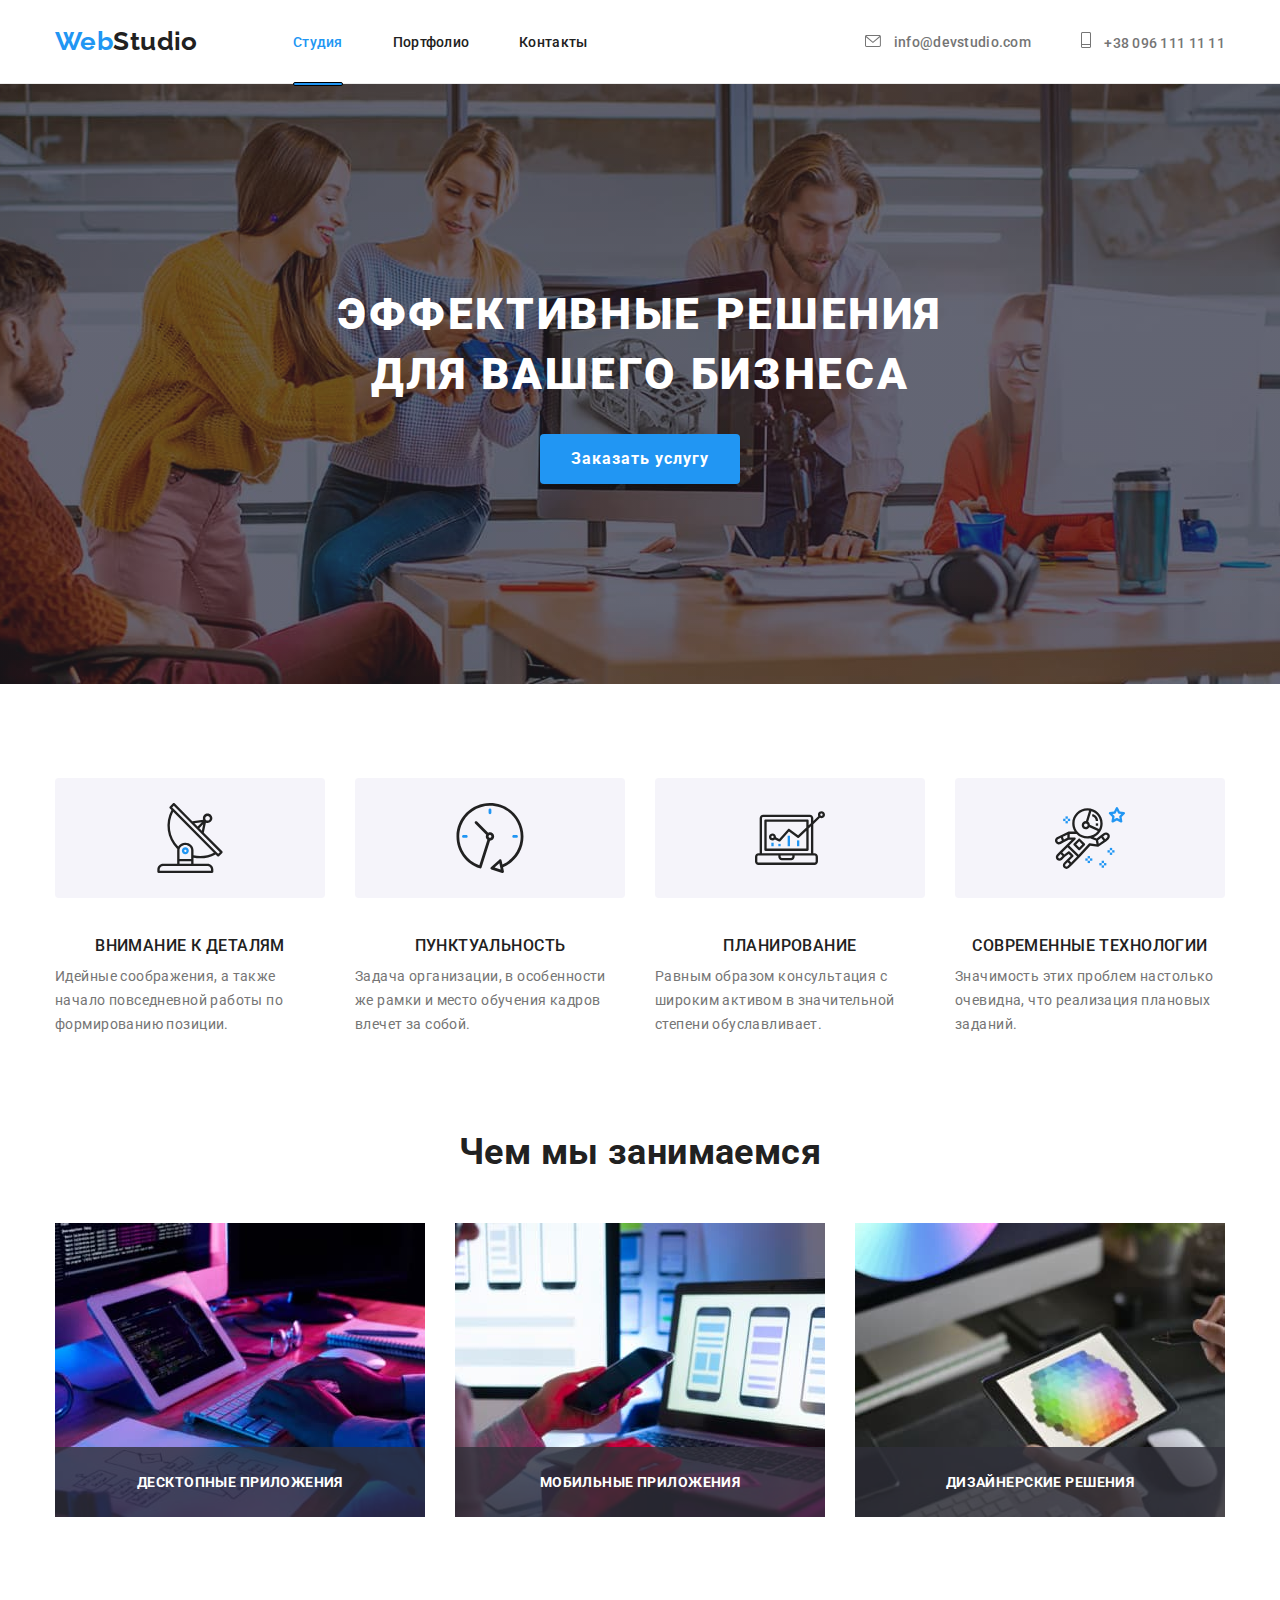
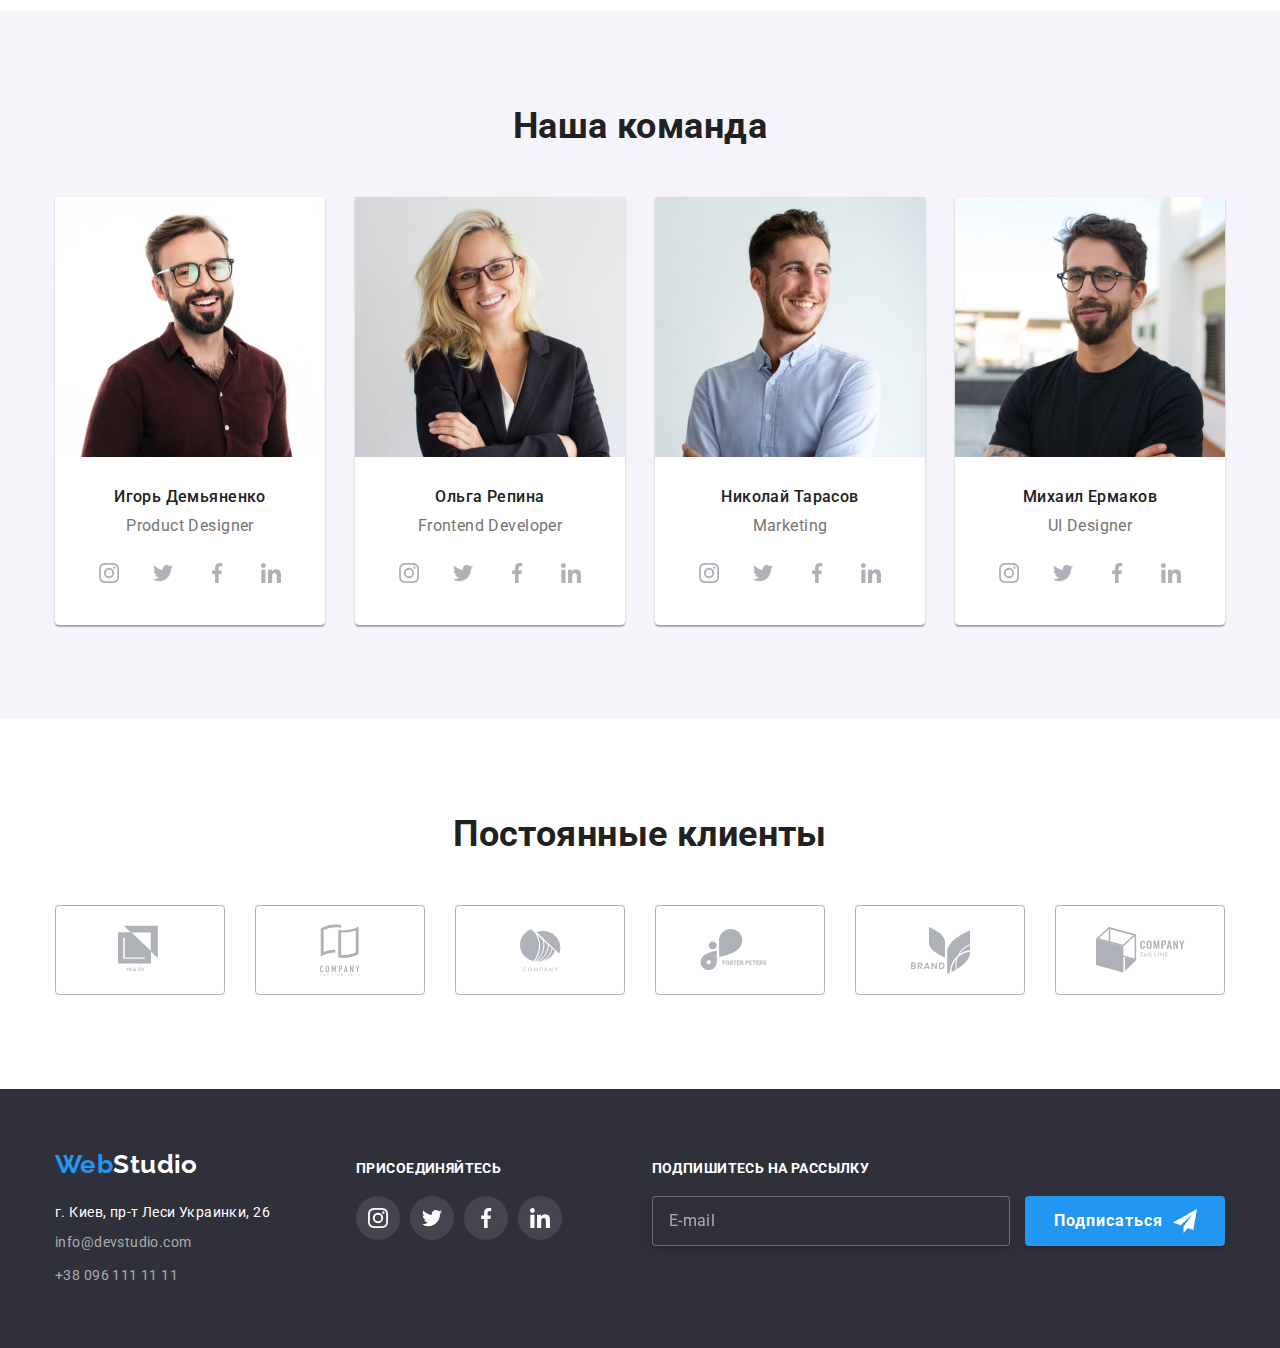
<file: index.html>
<!DOCTYPE html>
<html lang="ru">
  <head>
    <meta charset="UTF-8" />
    <meta name="viewport" content="width=device-width, initial-scale=1.0" />
    <title>Goit-markup-hw-07</title>
    <link 
    href="https://fonts.googleapis.com/css2?family=Raleway:wght@700&family=Roboto:wght@400;500;700;900&display=swap" 
    rel="stylesheet">
    <link rel="stylesheet" href="https://cdnjs.cloudflare.com/ajax/libs/modern-normalize/1.0.0/modern-normalize.css">
    <link rel="stylesheet" href="./css/main.min.css">
  </head>
  <body>
    <!-- Top line -->
    <header class="company-header">
      <div class="container">
        <nav class="position-flex">
          <!-- Company name -->  
          <a href="index.html" class="logo link"> <span class="logo-web">Web</span>Studio</a>
        
          <ul class="webstudio-nav list">
            <li class="item"><a href="./index.html" class="link studia active">Студия</a></li>
            <li class="item"><a href="./portfolio.html" class="link portfolio">Портфолио</a></li>
            <li class="item"><a href="" class="link contakts">Контакты</a></li>
          </ul>
  
          <!-- Company address line (navigation) -->
          <address class="address-nav list">
                <a href="mailto:info@devstudio.com" class="link mail">
                  <svg class="icon-address" style="width:16px; height:12px">
                    <use href="./images/sprite.svg#envelope-hover"></use> 
                  </svg> 
                   info@devstudio.com
                </a>
                <a href="tel:+380961111111" class="link phone">
                  <svg class="icon-address" style="width:10px; height:16px">
                    <use href="./images/sprite.svg#vector"></use>
                  </svg> 
                     +38 096 111 11 11
                </a>
          </address>
          
        </nav>
      </div>
    </header>

    <main>
      <!-- <Hat Block Banner Hero> -->
      <section class="hero">
        <div class="container"> 
          <h1 class="hero-title">Эффективные решения для вашего бизнеса</h1>
          <button class="link button primary" data-modal-open>Заказать услугу</button>
            <div class="backdrop is-hidden" data-modal>
              <div class="modal">
                  <button type="button" class="circle-close-window" data-modal-close>
                    <svg style="width:18px; height:18px">
                      <use href="./images/sprite.svg#vectorx"></use>
                    </svg>  
                  </button>
                  <form class="modal-form" action="./index.html" method="POST">
                    <h1 class="modal-form-title">Оставьте свои данные, мы вам перезвоним</h1>
                      <label class="name-label" for="form-user-name">Имя</label>
                    <div class="form-item">
                        <svg class="icon-form-size">
                          <use href="./images/sprite.svg#person-black-18dp-1"></use>
                        </svg>
                      <input id="form-user-name" type="text" name="user-name" class="form-input">                
                    </div>
                      <label class="name-label" for="form-user-tel">Телефон</label>
                    <div class="form-item">
                        <svg class="icon-form-size">
                          <use href="./images/sprite.svg#phone-black-18dp-1"></use>
                        </svg>
                      <input id="form-user-tel" type="tel" name="user-tel" class="form-input">                
                    </div>
                      <label class="name-label" for="form-user-mail">Почта</label>
                    <div class="form-item">
                        <svg class="icon-form-size">
                          <use href="./images/sprite.svg#email-black-18dp-1"></use>
                        </svg>
                      <input id="form-user-mail" type="email" name="user-mail" class="form-input">
                    </div>
                      <label class="name-label" for="form-user-message">Комментарий</label>
                      <textarea name="user-message" id="form-user-message" class="form-input-message" placeholder="Введите текст"></textarea>
                  
                    <div class="form-privacy-policy">

                        <input class="form-modal-checkbox" id="form-checkbox-policy" type="checkbox" name="checkbox-use">
                        <!-- <span class="check-box"></span> -->
                        <label class="form-checkbox-label" for="form-checkbox-policy">
                          Соглашаюсь с рассылкой и принимаю <a class="form-privacy-link link" href="">Условия договора</a>
                        </label>
                    </div>
                    <button class="button primary" type="submit">Отправить</button>
                  </form>
              </div>
            </div>
        </div>
      </section>

      <!-- Features -->
      <section class="section container">

        <ul class="feature list">
            <li class="item icon-antena">
                <h3 class="item-title">Внимание к деталям</h3>
                <p class="feature-description">
                   Идейные соображения, а также начало повседневной работы по формированию позиции.
                </p>
          </li>
          <li class="item icon-clock">
                <h3 class="item-title">Пунктуальность</h3>
                <p class="feature-description">
                    Задача организации, в особенности же рамки и место обучения кадров влечет за собой.
                </p>
            </li>
            <li class="item icon-diagram">
                <h3 class="item-title">Планирование</h3>
                <p class="feature-description">
                    Равным образом консультация с широким активом в значительной степени обуславливает.
                </p>
            </li>
            <li class="item icon-astronaut">
                <h3 class="item-title">Современные технологии</h3>
                <p class="feature-description">
                    Значимость этих проблем настолько очевидна, что реализация плановых заданий.
                </p>
            </li>
        </ul>
      </section>

      <!-- What are we doing -->
      <section class="section work-section">
        <div class="container">
          <h2 class="section-title">Чем мы занимаемся</h2>
  
          <ul class="work list">
            <li class="item">
              <div class="product-wrapper">
                <p class="product-name">Десктопные приложения</p>
                <img src="./images/img.jpg" alt="Компьютерное приложение" width="370"/>
              </div>
            </li>
            <li class="item">
              <div class="product-wrapper">
                <p class="product-name">Мобильные приложения</p>
                <img src="./images/box2.jpg" alt="Мобильное приложение" width="370"/>
              </div>
            </li>
            <li class="item">
              <div class="product-wrapper">
                <p class="product-name">Дизайнерские решения</p>
                <img src="./images/box3.jpg" alt="Таблетка приложение" width="370"/>
              </div>
            </li>
          </ul>
        </div>
      </section>
  

      <!-- our team -->
    <section class="section all-team">
      <div class="container">
        <h2 class="section-title">Наша команда</h2>
        <ul class="team list">
            <li class="item">
              <img class="img-frame" src="./images/foto1.jpg" alt="Компьютерное приложение" width="270"/>
                <div class="team-card-block">
                  <h3 class="item-title">Игорь Демьяненко</h3>
                  <p class="spetsialist">Product Designer</p>
                  <ul class="social-links list">
                    <li class="item-social">
                      <a href="" class="button social-circle">
                        <svg class="button-social">
                          <use href="./images/sprite.svg#instagram-2"></use>
                        </svg> 
                      </a>
                    </li>
        
                    <li class="item-social">
                      <a href="" class="button social-circle">
                        <svg class="button-social">
                          <use href="./images/sprite.svg#twitter-1"></use>
                        </svg> 
                      </a>
                    </li>
        
                    <li class="item-social">
                      <a href="" class="button social-circle">
                        <svg class="button-social">
                          <use href="./images/sprite.svg#facebook-1"></use>
                        </svg>  
                      </a>
                    </li>
        
                    <li class="item-social">
                      <a href="" class="button social-circle">
                        <svg class="button-social">
                            <use href="./images/sprite.svg#linkedin-1"></use>
                        </svg> 
                      </a>
                    </li>
        
                  </ul>
                </div>
            </li>
            <li class="item">
              <img class="img-frame" src="./images/foto2.jpg" alt="Мобильное приложение" width="270"/>
              <div class="team-card-block">
                <h3 class="item-title">Ольга Репина</h3>
                <p class="spetsialist">Frontend Developer</p>
                <ul class="social-links list">
                  <li class="item-social">
                    <a href="" class="button social-circle">
                      <svg class="button-social">
                        <use href="./images/sprite.svg#instagram-2"></use>
                      </svg> 
                    </a>
                  </li>
      
                  <li class="item-social">
                    <a href="" class="button social-circle">
                      <svg class="button-social">
                        <use href="./images/sprite.svg#twitter-1"></use>
                      </svg> 
                    </a>
                  </li>
      
                  <li class="item-social">
                    <a href="" class="button social-circle">
                      <svg class="button-social">
                        <use href="./images/sprite.svg#facebook-1"></use>
                      </svg>  
                    </a>
                  </li>
      
                  <li class="item-social">
                    <a href="" class="button social-circle">
                      <svg class="button-social">
                          <use href="./images/sprite.svg#linkedin-1"></use>
                      </svg> 
                    </a>
                  </li>
      
                </ul>
              </div>
            </li>
            <li class="item">
              <img class="img-frame" src="./images/foto3.jpg" alt="Таблетка приложение" width="270"/>
              <div class="team-card-block">
                <h3 class="item-title">Николай Тарасов</h3>
                <p class="spetsialist">Marketing</p>
                <ul class="social-links list">
                  <li class="item-social">
                    <a href="" class="button social-circle">
                      <svg class="button-social">
                        <use href="./images/sprite.svg#instagram-2"></use>
                      </svg> 
                    </a>
                  </li>
      
                  <li class="item-social">
                    <a href="" class="button social-circle">
                      <svg class="button-social">
                        <use href="./images/sprite.svg#twitter-1"></use>
                      </svg> 
                    </a>
                  </li>
      
                  <li class="item-social">
                    <a href="" class="button social-circle">
                      <svg class="button-social">
                        <use href="./images/sprite.svg#facebook-1"></use>
                      </svg>  
                    </a>
                  </li>
      
                  <li class="item-social">
                    <a href="" class="button social-circle">
                      <svg class="button-social">
                          <use href="./images/sprite.svg#linkedin-1"></use>
                      </svg> 
                    </a>
                  </li>
      
                </ul>
              </div>
            </li>
            <li class="item">
                <img class="img-frame" src="./images/foto4.jpg" alt="Таблетка приложение" width="270"/>
                <div class="team-card-block">
                  <h3 class="item-title">Михаил Ермаков</h3>
                  <p class="spetsialist">UI Designer</p>
                  <ul class="social-links list">
                    <li class="item-social">
                      <a href="" class="button social-circle">
                        <svg class="button-social">
                          <use href="./images/sprite.svg#instagram-2"></use>
                        </svg> 
                      </a>
                    </li>
        
                    <li class="item-social">
                      <a href="" class="button social-circle">
                        <svg class="button-social">
                          <use href="./images/sprite.svg#twitter-1"></use>
                        </svg> 
                      </a>
                    </li>
        
                    <li class="item-social">
                      <a href="" class="button social-circle">
                        <svg class="button-social">
                          <use href="./images/sprite.svg#facebook-1"></use>
                        </svg>  
                      </a>
                    </li>
        
                    <li class="item-social">
                      <a href="" class="button social-circle">
                        <svg class="button-social">
                            <use href="./images/sprite.svg#linkedin-1"></use>
                        </svg> 
                      </a>
                    </li>
        
                  </ul>
                </div>
            </li>
        </ul>
      </div>
    </section>
    <section class="section">
      <div class="container">
        <h2 class="section-title">Постоянные клиенты</h2>
        <ul class="regular-customers list">
          <li>
            <a href="" class="logo-customers"  >
              <svg class="icon-customers" style="width:44px; height:50px">
                <use href="./images/sprite.svg#logo-1"></use>
              </svg>
            </a>
          </li>
          <li><a href="" class="logo-customers">
                <svg class="icon-customers" style="width:40px; height:52px">
                  <use href="./images/sprite.svg#logo-2"></use>
                </svg>
              </a>
          </li>
          <li><a href="" class="logo-customers">
                <svg class="icon-customers" style="width:41px; height:43px">
                  <use href="./images/sprite.svg#logo-3"></use>
                </svg>
              </a>
          </li>
          <li><a href="" class="logo-customers">
                <svg class="icon-customers" style="width:80px; height:42px">
                  <use href="./images/sprite.svg#logo-4"></use>
                </svg>
              </a>
         </li>
         <li><a href="" class="logo-customers">
                <svg class="icon-customers" style="width:59px; height:47px">
                  <use href="./images/sprite.svg#logo-5"></use>
                </svg>
              </a>
          </li>
          <li><a href="" class="logo-customers">
                <svg class="icon-customers" style="width:89px; height:46px">
                  <use href="./images/sprite.svg#logo-6"></use>
                </svg>
              </a>
          </li>
        </ul>
      </div>
    </section>
    </main>

    <!-- Footer Basement -->
    <div class="footer">
      <footer class="container footer-block">
       <div class="address-block">
          <!-- Company name -->  
          <a href="index.html" class="logo link"> <span class="logo-web">Web</span><span class="logo-studio">Studio</span></a>
          
          <!-- Basement company address -->  
          <address class="address-nav-footer list">
            <p class="address-footer">г. Киев, пр-т Леси Украинки, 26</p>
            <a href="mailto:info@devstudio.com" class="link mail">info@devstudio.com</a>
            <a href="tel:+380961111111" class="link phone">+38 096 111 11 11</a>
          </address>
       </div>
        <div>
          <p class="title-social-links">Присоединяйтесь</p>
          <ul class="social-links list">
            <li class="item-social">
              <a href="" class="button social-circle">
                <svg class="button-social">
                  <use href="./images/sprite.svg#instagram-2"></use>
                </svg> 
              </a>
            </li>

            <li class="item-social">
              <a href="" class="button social-circle">
                <svg class="button-social">
                  <use href="./images/sprite.svg#twitter-1"></use>
                </svg> 
              </a>
            </li>

            <li class="item-social">
              <a href="" class="button social-circle">
                <svg class="button-social">
                  <use href="./images/sprite.svg#facebook-1"></use>
                </svg>  
              </a>
            </li>

            <li class="item-social">
              <a href="" class="button social-circle">
                <svg class="button-social">
                    <use href="./images/sprite.svg#linkedin-1"></use>
                </svg> 
              </a>
            </li>
          </ul>
        </div>
        <form class="footer-form" action="./index.html" method="POST">
          <p class="title-footer-form">Подпишитесь на рассылку</p>
          <input class="email-form-input" type="email" name="mail" placeholder="E-mail">
          <div class="wrapper-button">
           <button class="button primary" type="submit">Подписаться
            <svg class="icon-footer-button" style="width:24px; height:24px">
              <use href="./images/sprite.svg#icon-send"></use>
            </svg>
           </button>
           
          </div>
        </form>
      </footer>
    </div>
    <script src="./js/modal.js"></script>
  </body>
</html>
</file>
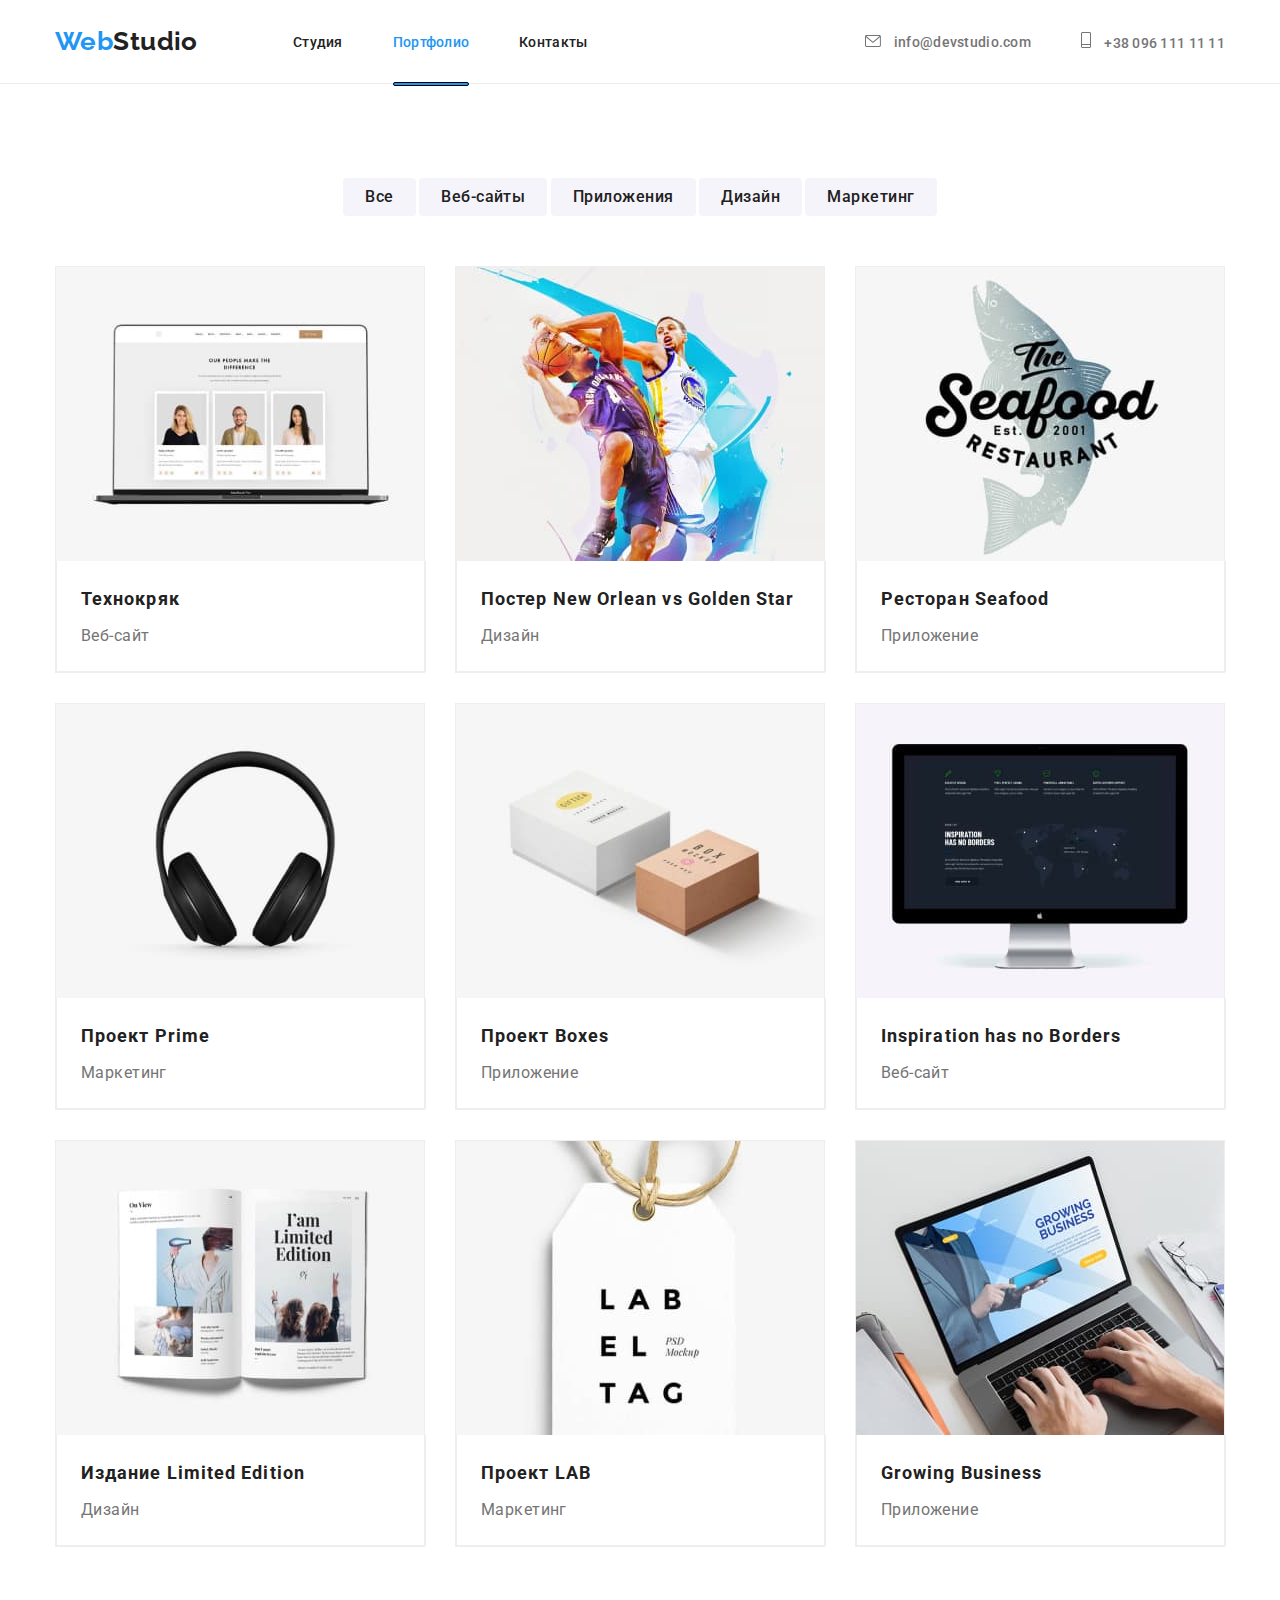
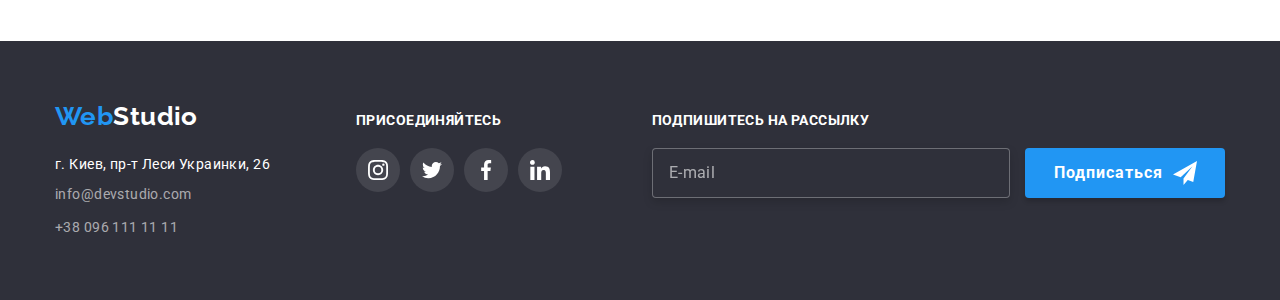
<file: portfolio.html>
<!DOCTYPE html>
<html lang="ru">
    <head>
        <meta charset="UTF-8" />
        <meta name="viewport" content="width=device-width, initial-scale=1.0" />
        <title>Goit-markup-hw-07</title>
        <link rel="stylesheet" href="https://cdnjs.cloudflare.com/ajax/libs/modern-normalize/1.0.0/modern-normalize.css">
        <link 
            href="https://fonts.googleapis.com/css2?family=Raleway:wght@700&family=Roboto:wght@400;500;700;900&display=swap" 
            rel="stylesheet">
        <link rel="stylesheet" href="./css/portfolio.min.css">
    </head>

    <body>
        <!-- Top line -->
        <header class="company-header"> 
            <div class="container">
                <nav class="position-flex">
                  <!-- Company name -->  
                  <a href="index.html" class="logo link"> <span class="logo-web">Web</span>Studio</a>
                
                  <ul class="webstudio-nav list">
                    <li class="item"><a href="./index.html" class="link studia">Студия</a></li>
                    <li class="item"><a href="./portfolio.html" class="link portfolio active">Портфолио</a></li>
                    <li class="item"><a href="" class="link contakts">Контакты</a></li>
                  </ul>
          
                  <!-- Company address line (navigation) -->
                    <address class="address-nav list">
                        <a href="mailto:info@devstudio.com" class="link mail">
                            <svg class="icon-address" style="width:16px; height:12px">
                                 <use href="./images/sprite.svg#envelope-hover"></use> 
                            </svg> 
                                 info@devstudio.com
                        </a>
                        <a href="tel:+380961111111" class="link phone">
                            <svg class="icon-address" style="width:10px; height:16px">
                                <use href="./images/sprite.svg#vector"></use>
                            </svg> 
                                +38 096 111 11 11
                        </a>
                    </address>
                  
                </nav>
            </div>
        </header>
        
        <main>
           <div class="container">
            <section class="filter">

                <h1 hidden>Наши работы</h1>
                <div class="filter-block">
                    <button class="button button-secondary" type="button">Все</button>
                    <button class="button button-secondary" type="button">Веб-сайты</button>
                    <button class="button button-secondary" type="button">Приложения</button>
                    <button class="button button-secondary" type="button">Дизайн</button>
                    <button class="button button-secondary" type="button">Маркетинг</button>
                </div>
                <ul class="project-filter list">
                  <li class="item-portfolio">

                    <a class="card-portfolio link" href="">
                      <div class="wrapping-works">
                        <img src="./images/img11.jpg" alt="сайт технокряк" width="370">
                        <p class="wrapping-works-description">Технокряк это современная площадка распространения коронавируса. Компании используют эту платформу для цифрового шпионажа и атак на защищённые сервера конкурентов.</p>
                      </div>
                      <div class="card-name">
                        <h2 class="section-title leftside">Технокряк</h2>
                        <p class="gallery-portfolio">Веб-сайт</p>
                      </div>
                    </a>
                  </li>
                    <li class="item-portfolio">
                  
                      <a class="card-portfolio link" href="">
                            <div class="wrapping-works">
                              <img src="./images/img1.jpg" alt="сайт технокряк" width="370">
                              <p class="wrapping-works-description">Технокряк это современная площадка распространения коронавируса. Компании используют эту платформу для цифрового шпионажа и атак на защищённые сервера конкурентов.</p>
                            </div>
                            <div class="card-name">
                                <h2 class="section-title leftside">Постер New Orlean vs Golden Star</h2>
                                <p class="gallery-portfolio">Дизайн</p>
                            </div>
                      </a>
                    </li>
                    <li class="item-portfolio">
                      <a class="card-portfolio link" href=""> 
                        <div class="wrapping-works">
                          <img src="./images/img2.jpg" alt="сайт технокряк" width="370">
                          <p class="wrapping-works-description">Технокряк это современная площадка распространения коронавируса. Компании используют эту платформу для цифрового шпионажа и атак на защищённые сервера конкурентов.</p>
                        </div>
                        <div class="card-name">
                            <h2 class="section-title leftside">Ресторан Seafood</h2>
                            <p class="gallery-portfolio">Приложение</p>
                        </div>
                      </a>
                    </li>
                    <li class="item-portfolio">
                      <a class="card-portfolio link" href="">
                        <div class="wrapping-works">
                          <img src="./images/img3.jpg" alt="сайт технокряк" width="370">
                          <p class="wrapping-works-description">Технокряк это современная площадка распространения коронавируса. Компании используют эту платформу для цифрового шпионажа и атак на защищённые сервера конкурентов.</p>
                        </div>
                       <div class="card-name">
                          <h2 class="section-title leftside">Проект Prime</h2>
                          <p class="gallery-portfolio">Маркетинг</p>
                       </div>
                      </a>
                    </li>
                    <li class="item-portfolio">
                      <a class="card-portfolio link" href="">
                        <div class="wrapping-works">
                          <img src="./images/img4.jpg" alt="сайт технокряк" width="370">
                          <p class="wrapping-works-description">Технокряк это современная площадка распространения коронавируса. Компании используют эту платформу для цифрового шпионажа и атак на защищённые сервера конкурентов.</p>
                        </div>
                        <div class="card-name">
                            <h2 class="section-title leftside">Проект Boxes</h2>
                            <p class="gallery-portfolio">Приложение</p>
                        </div>
                      </a>
                    </li>
                    <li class="item-portfolio">
                      <a class="card-portfolio link" href="">
                       <div class="wrapping-works">
                           <img src="./images/img5.jpg" alt="сайт технокряк" width="370">
                           <p class="wrapping-works-description">Технокряк это современная площадка распространения коронавируса. Компании используют эту платформу для цифрового шпионажа и атак на защищённые сервера конкурентов.</p>
                       </div>
                        <div class="card-name">
                            <h2 class="section-title leftside">Inspiration has no Borders</h2>
                            <p class="gallery-portfolio">Веб-сайт</p>
                        </div>
                      </a>
                    </li>
                    <li class="item-portfolio">
                      <a class="card-portfolio link" href="">
                        <div class="wrapping-works">
                          <img src="./images/img6.jpg" alt="сайт технокряк" width="370">
                          <p class="wrapping-works-description">Технокряк это современная площадка распространения коронавируса. Компании используют эту платформу для цифрового шпионажа и атак на защищённые сервера конкурентов.</p>
                        </div>
                        <div class="card-name">
                            <h2 class="section-title leftside">Издание Limited Edition</h2>
                            <p class="gallery-portfolio">Дизайн</p>
                        </div>
                      </a>
                    </li>
                    <li class="item-portfolio">
                      <a class="card-portfolio link" href="">
                        <div class="wrapping-works">
                           <img src="./images/img7.jpg" alt="сайт технокряк" width="370">
                          <p class="wrapping-works-description">Технокряк это современная площадка распространения коронавируса. Компании используют эту платформу для цифрового шпионажа и атак на защищённые сервера конкурентов.</p>
                        </div>
                        <div class="card-name">
                            <h2 class="section-title leftside">Проект LAB</h2>
                            <p class="gallery-portfolio">Маркетинг</p>
                        </div>
                      </a>
                    </li>
                    <li class="item-portfolio">
                      <a class="card-portfolio link" href="">
                        <div class="wrapping-works">
                           <img src="./images/img8.jpg" alt="сайт технокряк" width="370">
                          <p class="wrapping-works-description">Технокряк это современная площадка распространения коронавируса. Компании используют эту платформу для цифрового шпионажа и атак на защищённые сервера конкурентов.</p>
                        </div>
                        <div class="card-name">
                            <h2 class="section-title leftside">Growing Business</h2>
                             <p class="gallery-portfolio">Приложение</p>
                        </div>
                      </a>
                    </li>
                </ul>
            </section>
           </div>
        </main>

        <!-- Footer Basement -->
        <div class="footer">
          <footer class="container footer-block">
           <div class="address-block">
              <!-- Company name -->  
              <a href="index.html" class="logo link"> <span class="logo-web">Web</span><span class="logo-studio">Studio</span></a>
              
              <!-- Basement company address -->  
              <address class="address-nav-footer list">
                <p class="address-footer">г. Киев, пр-т Леси Украинки, 26</p>
                <a href="mailto:info@devstudio.com" class="link mail">info@devstudio.com</a>
                <a href="tel:+380961111111" class="link phone">+38 096 111 11 11</a>
              </address>
           </div>
            <div>
              <p class="title-social-links">Присоединяйтесь</p>
              <ul class="social-links list">
                <li class="item-social">
                  <a href="" class="button social-circle">
                    <svg class="button-social">
                      <use href="./images/sprite.svg#instagram-2"></use>
                    </svg> 
                  </a>
                </li>
    
                <li class="item-social">
                  <a href="" class="button social-circle">
                    <svg class="button-social">
                      <use href="./images/sprite.svg#twitter-1"></use>
                    </svg> 
                  </a>
                </li>
    
                <li class="item-social">
                  <a href="" class="button social-circle">
                    <svg class="button-social">
                      <use href="./images/sprite.svg#facebook-1"></use>
                    </svg>  
                  </a>
                </li>
    
                <li class="item-social">
                  <a href="" class="button social-circle">
                    <svg class="button-social">
                        <use href="./images/sprite.svg#linkedin-1"></use>
                    </svg> 
                  </a>
                </li>
              </ul>
            </div>
            <form class="footer-form" action="./index.html" method="POST">
              <p class="title-footer-form">Подпишитесь на рассылку</p>
              <input class="email-form-input" type="email" name="mail" placeholder="E-mail">
              <div class="wrapper-button">
               <button class="button primary" type="submit">Подписаться
                <svg class="icon-footer-button" style="width:24px; height:24px">
                  <use href="./images/sprite.svg#icon-send"></use>
                </svg>
               </button>
               
              </div>
            </form>
          </footer>
        </div>
    </body>
</html>
</file>
<file: css/main.min.css>
.list{list-style:none;padding-left:0;margin:0px auto}img{display:block}.img-frame{border-radius:0}.link{text-decoration:none}body{background-color:#fff;color:#757575;font-family:Roboto, sans-serif;letter-spacing:0.03em;font-size:14px;line-height:1.714}.container{width:1200px;padding-left:15px;padding-right:15px;margin:0 auto}.button{color:#212121;background-color:#F5F4FA;-webkit-transition:color 250ms cubic-bezier(0.4, 0, 0.2, 1),background-color 250ms cubic-bezier(0.4, 0, 0.2, 1);transition:color 250ms cubic-bezier(0.4, 0, 0.2, 1),background-color 250ms cubic-bezier(0.4, 0, 0.2, 1);font-weight:500;font-size:16px;line-height:1.625;text-align:center;border-radius:4px;padding:10px 31px;cursor:pointer}.button:hover,.button:focus{color:#fff;background-color:#2196F3}.button.primary{display:inline-block;color:#fff;background-color:#2196F3;-webkit-transition:background-color 250ms cubic-bezier(0.4, 0, 0.2, 1);transition:background-color 250ms cubic-bezier(0.4, 0, 0.2, 1);font-weight:700;font-size:16px;line-height:1.875;letter-spacing:0.06em;width:200px;-webkit-box-shadow:0 4px 4px rgba(0,0,0,0.15);box-shadow:0 4px 4px rgba(0,0,0,0.15);border:0}.primary:hover,.primary:focus{background-color:#188CE8}.button-secondary{padding:6px 22px;border-width:0;letter-spacing:0.03em;-webkit-transition:color 250ms cubic-bezier(0.4, 0, 0.2, 1),background-color 250ms cubic-bezier(0.4, 0, 0.2, 1),-webkit-box-shadow 250ms cubic-bezier(0.4, 0, 0.2, 1);transition:color 250ms cubic-bezier(0.4, 0, 0.2, 1),background-color 250ms cubic-bezier(0.4, 0, 0.2, 1),-webkit-box-shadow 250ms cubic-bezier(0.4, 0, 0.2, 1);transition:box-shadow 250ms cubic-bezier(0.4, 0, 0.2, 1),color 250ms cubic-bezier(0.4, 0, 0.2, 1),background-color 250ms cubic-bezier(0.4, 0, 0.2, 1);transition:box-shadow 250ms cubic-bezier(0.4, 0, 0.2, 1),color 250ms cubic-bezier(0.4, 0, 0.2, 1),background-color 250ms cubic-bezier(0.4, 0, 0.2, 1),-webkit-box-shadow 250ms cubic-bezier(0.4, 0, 0.2, 1)}.button-secondary:hover,.button-secondary:focus{-webkit-box-shadow:0 3px 1px rgba(0,0,0,0.1),0px 1px 2px rgba(0,0,0,0.08),0px 2px 2px rgba(0,0,0,0.12);box-shadow:0 3px 1px rgba(0,0,0,0.1),0px 1px 2px rgba(0,0,0,0.08),0px 2px 2px rgba(0,0,0,0.12)}.icon-footer-button{position:absolute;content:"";display:-webkit-box;display:-ms-flexbox;display:flex;bottom:13px;right:28px}.wrapper-button{position:relative;display:-webkit-inline-box;display:-ms-inline-flexbox;display:inline-flex}.wrapper-button .button.primary{padding:10px 62px 10px 29px}.backdrop{position:fixed;width:100%;height:100%;top:0;left:0;opacity:1;background:rgba(0,0,0,0.2);z-index:1;overflow:auto;-webkit-transition:all 200ms linear;transition:all 200ms linear}.backdrop.is-hidden{visibility:hidden;opacity:0;pointer-events:none}.modal{position:relative;margin:auto;width:528px;height:581px;background:#FFFFFF;-webkit-box-shadow:0 1px 3px rgba(0,0,0,0.12),0px 1px 1px rgba(0,0,0,0.14),0px 2px 1px rgba(0,0,0,0.2);box-shadow:0 1px 3px rgba(0,0,0,0.12),0px 1px 1px rgba(0,0,0,0.14),0px 2px 1px rgba(0,0,0,0.2);border-radius:4px;-webkit-transition:-webkit-transform 250ms;transition:-webkit-transform 250ms;transition:transform 250ms;transition:transform 250ms, -webkit-transform 250ms;overflow:auto;padding:40px}.backdrop.is-hidden .modal{margin:auto;-webkit-transform:scale(0.3);transform:scale(0.3)}.circle-close-window{position:absolute;top:8px;right:8px;display:-webkit-box;display:-ms-flexbox;display:flex;-webkit-box-align:center;-ms-flex-align:center;align-items:center;-webkit-box-pack:center;-ms-flex-pack:center;justify-content:center;width:30px;height:30px;border-radius:50%;background:#FFFFFF;border:1px solid rgba(0,0,0,0.1);padding:0;margin:0;-webkit-transition:fill 250ms cubic-bezier(0.4, 0, 0.2, 1);transition:fill 250ms cubic-bezier(0.4, 0, 0.2, 1)}.circle-close-window:hover,.circle-close-window:focus{fill:#2196F3;-webkit-transition:fill 250ms cubic-bezier(0.4, 0, 0.2, 1);transition:fill 250ms cubic-bezier(0.4, 0, 0.2, 1)}.modal-form{display:-webkit-box;display:-ms-flexbox;display:flex;-webkit-box-orient:vertical;-webkit-box-direction:normal;-ms-flex-direction:column;flex-direction:column;width:448px}.modal-form-title{width:448px;font-weight:700;font-size:20px;line-height:1.15;margin-bottom:12px;color:#212121}.modal-form .button.primary{margin:0 auto}.name-label{display:-webkit-box;display:-ms-flexbox;display:flex;font-size:12px;line-height:1.167;letter-spacing:0.01em;color:#757575;margin-bottom:4px}.form-input{width:100%;cursor:pointer;height:40px;padding-left:42px}.form-input,.form-input-message{border:1px solid rgba(33,33,33,0.2);border-radius:4px;outline:none;-webkit-transition:border-color 250ms cubic-bezier(0.4, 0, 0.2, 1);transition:border-color 250ms cubic-bezier(0.4, 0, 0.2, 1)}.form-input-message{height:138px;resize:none;margin-bottom:20px;padding:12px 16px}.form-input:hover,.form-input:focus,.form-input-message:hover,.form-input-message:focus{border-color:#2196F3;-webkit-transition:border-color 250ms cubic-bezier(0.4, 0, 0.2, 1);transition:border-color 250ms cubic-bezier(0.4, 0, 0.2, 1)}.form-input-message::-webkit-input-placeholder{color:rgba(117,117,117,0.5)}.form-input-message:-ms-input-placeholder{color:rgba(117,117,117,0.5)}.form-input-message::-ms-input-placeholder{color:rgba(117,117,117,0.5)}.form-input-message::placeholder{color:rgba(117,117,117,0.5)}.form-privacy-policy{position:relative;display:-webkit-box;display:-ms-flexbox;display:flex;-webkit-box-align:center;-ms-flex-align:center;align-items:center;-ms-flex-line-pack:center;align-content:center;margin-bottom:30px}.icon-form-size{position:absolute;content:"";width:18px;height:18px;margin-left:12px}.form-item{position:relative;display:-webkit-box;display:-ms-flexbox;display:flex;-webkit-box-align:center;-ms-flex-align:center;align-items:center;margin-bottom:10px}.form-item:hover .icon-form-size,.form-item:focus-within .icon-form-size{fill:#2196F3;-webkit-transition:fill 250ms cubic-bezier(0.4, 0, 0.2, 1);transition:fill 250ms cubic-bezier(0.4, 0, 0.2, 1)}.form-modal-checkbox{position:absolute;width:1px;height:1px;margin:-1px;border:0;padding:0;clip:rect(0 0 0 0);overflow:hidden}.form-modal-checkbox:checked+.form-checkbox-label::before{background-color:#2196F3;background-image:url(../images/icon-check22.svg);background-size:contain;background-origin:border-box;border-color:#2196F3;-webkit-transition:background-color 250ms cubic-bezier(0.4, 0, 0.2, 1),border-color 250ms cubic-bezier(0.4, 0, 0.2, 1);transition:background-color 250ms cubic-bezier(0.4, 0, 0.2, 1),border-color 250ms cubic-bezier(0.4, 0, 0.2, 1)}.form-checkbox-label{display:-webkit-box;display:-ms-flexbox;display:flex;-webkit-box-align:center;-ms-flex-align:center;align-items:center;margin-left:auto;margin-right:auto}.form-checkbox-label::before{content:"";display:inline-block;width:16px;height:15px;border:2px solid #212121;background-color:#fff;border-radius:4px;margin-right:7px}.form-privacy-link{color:#2196F3;margin-left:3px}.form-privacy-link::before{position:absolute;content:"";display:inline-block;width:127px;color:#2196F3;height:5px;border-bottom:1px;border-bottom-style:solid;bottom:5px}.footer-form{display:block;margin-left:auto}.email-form-input{width:358px;height:50px;border:1px solid rgba(255,255,255,0.3);-webkit-filter:drop-shadow(0 4px 4px rgba(0,0,0,0.15));filter:drop-shadow(0 4px 4px rgba(0,0,0,0.15));border-radius:4px;background:#2F303A;margin:0 12px 0 0;padding:15px 16px;color:rgba(255,255,255,0.6)}.email-form-input::-webkit-input-placeholder{font-weight:400;font-size:16px;line-height:1.25;letter-spacing:0.03em;color:rgba(255,255,255,0.6)}.email-form-input:-ms-input-placeholder{font-weight:400;font-size:16px;line-height:1.25;letter-spacing:0.03em;color:rgba(255,255,255,0.6)}.email-form-input::-ms-input-placeholder{font-weight:400;font-size:16px;line-height:1.25;letter-spacing:0.03em;color:rgba(255,255,255,0.6)}.email-form-input::placeholder{font-weight:400;font-size:16px;line-height:1.25;letter-spacing:0.03em;color:rgba(255,255,255,0.6)}.logo{font-family:Raleway, sans-serif;font-style:normal;font-weight:700;font-size:26px;line-height:1.192;width:145px;padding-top:24px;padding-bottom:25px;margin-right:93px;color:#212121}.logo-web{color:#2196F3}.logo-studio{color:#fff}.webstudio-nav{width:294px;font-size:14px;font-weight:500;letter-spacing:0.02em;line-height:1.143;display:-webkit-box;display:-ms-flexbox;display:flex;margin:0;padding:0}.webstudio-nav .item:not(:last-child){margin-right:50px}.webstudio-nav .link{position:relative;padding:32px 0;-webkit-transition:color 250ms cubic-bezier(0.4, 0, 0.2, 1);transition:color 250ms cubic-bezier(0.4, 0, 0.2, 1);color:#212121}.webstudio-nav .link:hover,.webstudio-nav .link:focus{color:#2196F3}.address-nav{font-size:14px;font-weight:500;letter-spacing:0.02em;line-height:1.143;display:-webkit-box;display:-ms-flexbox;display:flex;margin:0 0 0 auto;padding:32px 0;-webkit-box-align:center;-ms-flex-align:center;align-items:center}.address-nav .link:not(:last-child){margin-right:50px}.address-nav .link{color:#757575;-webkit-transition:color 250ms cubic-bezier(0.4, 0, 0.2, 1);transition:color 250ms cubic-bezier(0.4, 0, 0.2, 1)}.address-nav,.address-nav-footer{font-style:normal}.address-nav .link:hover,.address-nav .link:focus{color:#2196F3;fill:#2196F3}.icon-address{fill:#757575;-webkit-transition:fill 250ms cubic-bezier(0.4, 0, 0.2, 1);transition:fill 250ms cubic-bezier(0.4, 0, 0.2, 1)}.mail .icon-address,.phone .icon-address{margin-right:10px}.icon-address:hover,.icon-address:focus,.mail:hover .icon-address,.mail:focus .icon-address,.phone:hover .icon-address,.phone:focus .icon-address{color:#2196F3;fill:#2196F3}.webstudio-nav .active{color:#2196F3}.active::after{position:absolute;top:100%;width:100%;content:"";display:-webkit-box;display:-ms-flexbox;display:flex;height:4px;background:#2196F3;border:1px solid #000000;border-radius:2px}.active:hover,.active:focus{-webkit-filter:drop-shadow(0px 4px 4px rgba(0,0,0,0.25));filter:drop-shadow(0px 4px 4px rgba(0,0,0,0.25))}.icon-antena::before{background-image:url("../images/antenna 1.svg")}.icon-clock::before{background-image:url("../images/clock 1.svg")}.icon-diagram::before{background-image:url("../images/diagram 1.svg")}.icon-astronaut::before{background-image:url("../images/astronaut 1.svg")}.feature{padding-top:94px}.feature-description{margin-top:10px;margin-bottom:0}.feature .item-title{font-weight:700;font-size:14px;line-height:1.143;text-transform:uppercase;margin:0}.feature{display:-webkit-box;display:-ms-flexbox;display:flex}.feature .item::before{display:inline-block;content:"";width:270px;height:120px;background-color:#F5F4FA;background-repeat:no-repeat;background-position:center;border-radius:4px;margin-bottom:30px}.item:not(:last-child){margin-right:30px}.item-social:not(:last-child){margin-right:10px}.item-title{text-align:center}.team .item{background-color:#fff;-webkit-box-shadow:0 1px 3px rgba(0,0,0,0.12),0px 1px 1px rgba(0,0,0,0.14),0px 2px 1px rgba(0,0,0,0.2);box-shadow:0 1px 3px rgba(0,0,0,0.12),0px 1px 1px rgba(0,0,0,0.14),0px 2px 1px rgba(0,0,0,0.2);border-radius:0 0 4px 4px}.item-portfolio{width:calc((100% - 60px) / 3);border:1px solid #EEEEEE;position:static;-webkit-transition:-webkit-box-shadow 250ms cubic-bezier(0.4, 0, 0.2, 1);transition:-webkit-box-shadow 250ms cubic-bezier(0.4, 0, 0.2, 1);transition:box-shadow 250ms cubic-bezier(0.4, 0, 0.2, 1);transition:box-shadow 250ms cubic-bezier(0.4, 0, 0.2, 1), -webkit-box-shadow 250ms cubic-bezier(0.4, 0, 0.2, 1);cursor:pointer}.item-portfolio:not(:nth-child(3n)){margin-right:30px}.item-portfolio:not(:nth-last-child(-n+3)){margin-bottom:30px}.item-portfolio:hover,.item-portfolio:focus{-webkit-box-shadow:0 1px 1px rgba(0,0,0,0.12),0px 4px 4px rgba(0,0,0,0.06),1px 4px 6px rgba(0,0,0,0.16);box-shadow:0 1px 1px rgba(0,0,0,0.12),0px 4px 4px rgba(0,0,0,0.06),1px 4px 6px rgba(0,0,0,0.16)}.button-social{width:20px;height:20px;fill:#fff}.social-circle{display:-webkit-box;display:-ms-flexbox;display:flex;-webkit-box-align:center;-ms-flex-align:center;align-items:center;-webkit-box-pack:center;-ms-flex-pack:center;justify-content:center;border-radius:50%;width:44px;height:44px;padding:0;background-color:rgba(255,255,255,0.1)}.social-circle:hover .button-social,.social-circle:focus .button-social{fill:#fff}.team-card-block{padding:30px 0}.team-card-block .social-links{padding:0 32px}.team-card-block .button-social{fill:#AFB1B8;-webkit-transition:fill 250ms cubic-bezier(0.4, 0, 0.2, 1);transition:fill 250ms cubic-bezier(0.4, 0, 0.2, 1)}.team{display:-webkit-box;display:-ms-flexbox;display:flex;text-align:center}.work,.social-links{display:-webkit-box;display:-ms-flexbox;display:flex}.product-wrapper{position:relative}.product-name{position:absolute;bottom:0;display:inline-block;content:"";width:100%;background:rgba(47,48,58,0.8);font-weight:700;font-size:14px;line-height:1.143;text-align:center;color:#fff;letter-spacing:0.03em;text-transform:uppercase;margin:0;padding:27px 0}.regular-customers{display:-webkit-box;display:-ms-flexbox;display:flex;-webkit-box-pack:justify;-ms-flex-pack:justify;justify-content:space-between}.logo-customers{display:-webkit-box;display:-ms-flexbox;display:flex;border:1px solid #AFB1B8;width:170px;height:90px;border-radius:4px;-webkit-box-align:center;-ms-flex-align:center;align-items:center;-webkit-box-pack:center;-ms-flex-pack:center;justify-content:center;-webkit-transition:border 250ms cubic-bezier(0.4, 0, 0.2, 1);transition:border 250ms cubic-bezier(0.4, 0, 0.2, 1)}.logo-customers:hover,.logo-customers:focus{border:1px solid #2196F3}.logo-customers:hover .icon-customers{fill:#2196F3}.icon-customers{fill:#AFB1B8;-webkit-transition:fill 250ms cubic-bezier(0.4, 0, 0.2, 1);transition:fill 250ms cubic-bezier(0.4, 0, 0.2, 1)}.icon-customers:focus .icon-customers{fill:#2196F3}.footer-block{display:-webkit-box;display:-ms-flexbox;display:flex;-webkit-box-align:baseline;-ms-flex-align:baseline;align-items:baseline}.address-block{margin-right:70px}.address-footer{color:#fff;margin:20px 0 9px;width:231px;height:21px}.address-nav-footer .link{color:rgba(255,255,255,0.6);display:block}.title-social-links,.title-footer-form{display:block;font-weight:700;font-size:14px;line-height:1.143;text-transform:uppercase;margin:0 0 20px;color:#fff}.work-section .section-title{padding-top:0}.company-header{border-bottom:1px solid #ECECEC}.position-flex{display:-webkit-box;display:-ms-flexbox;display:flex;-webkit-box-align:center;-ms-flex-align:center;align-items:center;padding:0}.hero{background-color:#C4C4C4;padding:200px 0;text-align:center;max-width:1600px;margin-left:auto;margin-right:auto;background-image:-webkit-gradient(linear, left bottom, left top, from(rgba(47,48,58,0.4)), to(rgba(47,48,58,0.4))),url(../images/Img-hero.jpg);background-image:linear-gradient(to top, rgba(47,48,58,0.4), rgba(47,48,58,0.4)),url(../images/Img-hero.jpg);background-repeat:no-repeat;background-position:center;background-size:cover}.hero-title{color:#fff;width:696px;font-weight:900;font-size:44px;line-height:1.364;letter-spacing:0.06em;text-transform:uppercase;margin:0 auto 30px}.section{padding-bottom:94px}.section-title{color:#212121;padding-top:94px;font-weight:700;font-size:36px;line-height:1.167;margin:0 auto 50px;text-align:center}.section .item-title{color:#212121;font-weight:500;font-size:16px;line-height:1.189;margin:0 0 10px}.all-team{background-color:#F5F4FA}.spetsialist{font-size:16px;line-height:1.188;padding:0;margin:0 0 16px;text-align:center}.footer{padding-top:60px;padding-bottom:60px;background-color:#2F303A}.footer .logo{margin:0}.footer .mail{margin-bottom:9px}
/*# sourceMappingURL=main.min.css.map */
</file>
<file: css/portfolio.min.css>
.list{list-style:none;padding-left:0;margin:0px auto}img{display:block}.img-frame{border-radius:0}.link{text-decoration:none}body{background-color:#fff;color:#757575;font-family:Roboto, sans-serif;letter-spacing:0.03em;font-size:14px;line-height:1.714}.container{width:1200px;padding-left:15px;padding-right:15px;margin:0 auto}.button{color:#212121;background-color:#F5F4FA;-webkit-transition:color 250ms cubic-bezier(0.4, 0, 0.2, 1),background-color 250ms cubic-bezier(0.4, 0, 0.2, 1);transition:color 250ms cubic-bezier(0.4, 0, 0.2, 1),background-color 250ms cubic-bezier(0.4, 0, 0.2, 1);font-weight:500;font-size:16px;line-height:1.625;text-align:center;border-radius:4px;padding:10px 31px;cursor:pointer}.button:hover,.button:focus{color:#fff;background-color:#2196F3}.button.primary{display:inline-block;color:#fff;background-color:#2196F3;-webkit-transition:background-color 250ms cubic-bezier(0.4, 0, 0.2, 1);transition:background-color 250ms cubic-bezier(0.4, 0, 0.2, 1);font-weight:700;font-size:16px;line-height:1.875;letter-spacing:0.06em;width:200px;-webkit-box-shadow:0 4px 4px rgba(0,0,0,0.15);box-shadow:0 4px 4px rgba(0,0,0,0.15);border:0}.primary:hover,.primary:focus{background-color:#188CE8}.button-secondary{padding:6px 22px;border-width:0;letter-spacing:0.03em;-webkit-transition:color 250ms cubic-bezier(0.4, 0, 0.2, 1),background-color 250ms cubic-bezier(0.4, 0, 0.2, 1),-webkit-box-shadow 250ms cubic-bezier(0.4, 0, 0.2, 1);transition:color 250ms cubic-bezier(0.4, 0, 0.2, 1),background-color 250ms cubic-bezier(0.4, 0, 0.2, 1),-webkit-box-shadow 250ms cubic-bezier(0.4, 0, 0.2, 1);transition:box-shadow 250ms cubic-bezier(0.4, 0, 0.2, 1),color 250ms cubic-bezier(0.4, 0, 0.2, 1),background-color 250ms cubic-bezier(0.4, 0, 0.2, 1);transition:box-shadow 250ms cubic-bezier(0.4, 0, 0.2, 1),color 250ms cubic-bezier(0.4, 0, 0.2, 1),background-color 250ms cubic-bezier(0.4, 0, 0.2, 1),-webkit-box-shadow 250ms cubic-bezier(0.4, 0, 0.2, 1)}.button-secondary:hover,.button-secondary:focus{-webkit-box-shadow:0 3px 1px rgba(0,0,0,0.1),0px 1px 2px rgba(0,0,0,0.08),0px 2px 2px rgba(0,0,0,0.12);box-shadow:0 3px 1px rgba(0,0,0,0.1),0px 1px 2px rgba(0,0,0,0.08),0px 2px 2px rgba(0,0,0,0.12)}.icon-footer-button{position:absolute;content:"";display:-webkit-box;display:-ms-flexbox;display:flex;bottom:13px;right:28px}.wrapper-button{position:relative;display:-webkit-inline-box;display:-ms-inline-flexbox;display:inline-flex}.wrapper-button .button.primary{padding:10px 62px 10px 29px}.footer-form{display:block;margin-left:auto}.email-form-input{width:358px;height:50px;border:1px solid rgba(255,255,255,0.3);-webkit-filter:drop-shadow(0 4px 4px rgba(0,0,0,0.15));filter:drop-shadow(0 4px 4px rgba(0,0,0,0.15));border-radius:4px;background:#2F303A;margin:0 12px 0 0;padding:15px 16px;color:rgba(255,255,255,0.6)}.email-form-input::-webkit-input-placeholder{font-weight:400;font-size:16px;line-height:1.25;letter-spacing:0.03em;color:rgba(255,255,255,0.6)}.email-form-input:-ms-input-placeholder{font-weight:400;font-size:16px;line-height:1.25;letter-spacing:0.03em;color:rgba(255,255,255,0.6)}.email-form-input::-ms-input-placeholder{font-weight:400;font-size:16px;line-height:1.25;letter-spacing:0.03em;color:rgba(255,255,255,0.6)}.email-form-input::placeholder{font-weight:400;font-size:16px;line-height:1.25;letter-spacing:0.03em;color:rgba(255,255,255,0.6)}.logo{font-family:Raleway, sans-serif;font-style:normal;font-weight:700;font-size:26px;line-height:1.192;width:145px;padding-top:24px;padding-bottom:25px;margin-right:93px;color:#212121}.logo-web{color:#2196F3}.logo-studio{color:#fff}.webstudio-nav{width:294px;font-size:14px;font-weight:500;letter-spacing:0.02em;line-height:1.143;display:-webkit-box;display:-ms-flexbox;display:flex;margin:0;padding:0}.webstudio-nav .item:not(:last-child){margin-right:50px}.webstudio-nav .link{position:relative;padding:32px 0;-webkit-transition:color 250ms cubic-bezier(0.4, 0, 0.2, 1);transition:color 250ms cubic-bezier(0.4, 0, 0.2, 1);color:#212121}.webstudio-nav .link:hover,.webstudio-nav .link:focus{color:#2196F3}.address-nav{font-size:14px;font-weight:500;letter-spacing:0.02em;line-height:1.143;display:-webkit-box;display:-ms-flexbox;display:flex;margin:0 0 0 auto;padding:32px 0;-webkit-box-align:center;-ms-flex-align:center;align-items:center}.address-nav .link:not(:last-child){margin-right:50px}.address-nav .link{color:#757575;-webkit-transition:color 250ms cubic-bezier(0.4, 0, 0.2, 1);transition:color 250ms cubic-bezier(0.4, 0, 0.2, 1)}.address-nav,.address-nav-footer{font-style:normal}.address-nav .link:hover,.address-nav .link:focus{color:#2196F3;fill:#2196F3}.icon-address{fill:#757575;-webkit-transition:fill 250ms cubic-bezier(0.4, 0, 0.2, 1);transition:fill 250ms cubic-bezier(0.4, 0, 0.2, 1)}.mail .icon-address,.phone .icon-address{margin-right:10px}.icon-address:hover,.icon-address:focus,.mail:hover .icon-address,.mail:focus .icon-address,.phone:hover .icon-address,.phone:focus .icon-address{color:#2196F3;fill:#2196F3}.webstudio-nav .active{color:#2196F3}.active::after{position:absolute;top:100%;width:100%;content:"";display:-webkit-box;display:-ms-flexbox;display:flex;height:4px;background:#2196F3;border:1px solid #000000;border-radius:2px}.active:hover,.active:focus{-webkit-filter:drop-shadow(0px 4px 4px rgba(0,0,0,0.25));filter:drop-shadow(0px 4px 4px rgba(0,0,0,0.25))}.item:not(:last-child){margin-right:30px}.item-social:not(:last-child){margin-right:10px}.item-title{text-align:center}.team .item{background-color:#fff;-webkit-box-shadow:0 1px 3px rgba(0,0,0,0.12),0px 1px 1px rgba(0,0,0,0.14),0px 2px 1px rgba(0,0,0,0.2);box-shadow:0 1px 3px rgba(0,0,0,0.12),0px 1px 1px rgba(0,0,0,0.14),0px 2px 1px rgba(0,0,0,0.2);border-radius:0 0 4px 4px}.item-portfolio{width:calc((100% - 60px) / 3);border:1px solid #EEEEEE;position:static;-webkit-transition:-webkit-box-shadow 250ms cubic-bezier(0.4, 0, 0.2, 1);transition:-webkit-box-shadow 250ms cubic-bezier(0.4, 0, 0.2, 1);transition:box-shadow 250ms cubic-bezier(0.4, 0, 0.2, 1);transition:box-shadow 250ms cubic-bezier(0.4, 0, 0.2, 1), -webkit-box-shadow 250ms cubic-bezier(0.4, 0, 0.2, 1);cursor:pointer}.item-portfolio:not(:nth-child(3n)){margin-right:30px}.item-portfolio:not(:nth-last-child(-n+3)){margin-bottom:30px}.item-portfolio:hover,.item-portfolio:focus{-webkit-box-shadow:0 1px 1px rgba(0,0,0,0.12),0px 4px 4px rgba(0,0,0,0.06),1px 4px 6px rgba(0,0,0,0.16);box-shadow:0 1px 1px rgba(0,0,0,0.12),0px 4px 4px rgba(0,0,0,0.06),1px 4px 6px rgba(0,0,0,0.16)}.button-social{width:20px;height:20px;fill:#fff}.social-circle{display:-webkit-box;display:-ms-flexbox;display:flex;-webkit-box-align:center;-ms-flex-align:center;align-items:center;-webkit-box-pack:center;-ms-flex-pack:center;justify-content:center;border-radius:50%;width:44px;height:44px;padding:0;background-color:rgba(255,255,255,0.1)}.social-circle:hover .button-social,.social-circle:focus .button-social{fill:#fff}.footer-block{display:-webkit-box;display:-ms-flexbox;display:flex;-webkit-box-align:baseline;-ms-flex-align:baseline;align-items:baseline}.address-block{margin-right:70px}.address-footer{color:#fff;margin:20px 0 9px;width:231px;height:21px}.address-nav-footer .link{color:rgba(255,255,255,0.6);display:block}.title-social-links,.title-footer-form{display:block;font-weight:700;font-size:14px;line-height:1.143;text-transform:uppercase;margin:0 0 20px;color:#fff}.work,.social-links{display:-webkit-box;display:-ms-flexbox;display:flex}.card-portfolio:hover .wrapping-works::after,.card-portfolio:hover .wrapping-works-description,.card-portfolio:focus .wrapping-works::after,.card-portfolio:focus .wrapping-works-description{opacity:1;-webkit-transform:translateY(-100%);transform:translateY(-100%)}.card-portfolio .wrapping-works::after,.card-portfolio .wrapping-works-description,.card-portfolio .wrapping-works::after,.card-portfolio .wrapping-works-description{opacity:1;-webkit-transform:translateY(100%);transform:translateY(100%)}.card-name{border-left:1px solid #EEEEEE;border-right:1px solid #EEEEEE;border-bottom:1px solid #EEEEEE;width:370px}.leftside{text-align:inherit;font-size:18px;line-height:2;letter-spacing:0.06em;padding:20px 24px 0;margin-bottom:4px;width:370px}.gallery-portfolio{font-size:16px;line-height:1.875;margin:0;padding:0 24px 20px;width:370px;color:#757575}.wrapping-works{position:relative;overflow:hidden}.wrapping-works::after{position:absolute;display:-webkit-box;display:-ms-flexbox;display:flex;content:"";width:370px;height:294px;background:rgba(33,150,243,0.9);z-index:1;opacity:0;-webkit-transition:-webkit-transform 250ms cubic-bezier(0.4, 0, 0.2, 1);transition:-webkit-transform 250ms cubic-bezier(0.4, 0, 0.2, 1);transition:transform 250ms cubic-bezier(0.4, 0, 0.2, 1);transition:transform 250ms cubic-bezier(0.4, 0, 0.2, 1), -webkit-transform 250ms cubic-bezier(0.4, 0, 0.2, 1)}.wrapping-works-description{position:absolute;content:"";width:100%;height:100%;font-size:18px;line-height:1.5556;letter-spacing:0.03em;padding:63px 24px;margin:0;color:#fff;z-index:2;opacity:0;-webkit-transition:-webkit-transform 250ms cubic-bezier(0.4, 0, 0.2, 1);transition:-webkit-transform 250ms cubic-bezier(0.4, 0, 0.2, 1);transition:transform 250ms cubic-bezier(0.4, 0, 0.2, 1);transition:transform 250ms cubic-bezier(0.4, 0, 0.2, 1), -webkit-transform 250ms cubic-bezier(0.4, 0, 0.2, 1)}.section-title{color:#212121;font-weight:700;margin:0 auto 4px}.company-header{border-bottom:1px solid #ECECEC}.position-flex{display:-webkit-box;display:-ms-flexbox;display:flex;-webkit-box-align:center;-ms-flex-align:center;align-items:center;padding:0}.filter{padding-top:94px;padding-bottom:94px}.filter-block{margin:0 0 50px;text-align:center}.project-filter{display:-webkit-box;display:-ms-flexbox;display:flex;-ms-flex-wrap:wrap;flex-wrap:wrap}.footer{padding-top:60px;padding-bottom:60px;background-color:#2F303A}.footer .logo{margin:0}.footer .mail{margin-bottom:9px}
/*# sourceMappingURL=portfolio.min.css.map */
</file>
